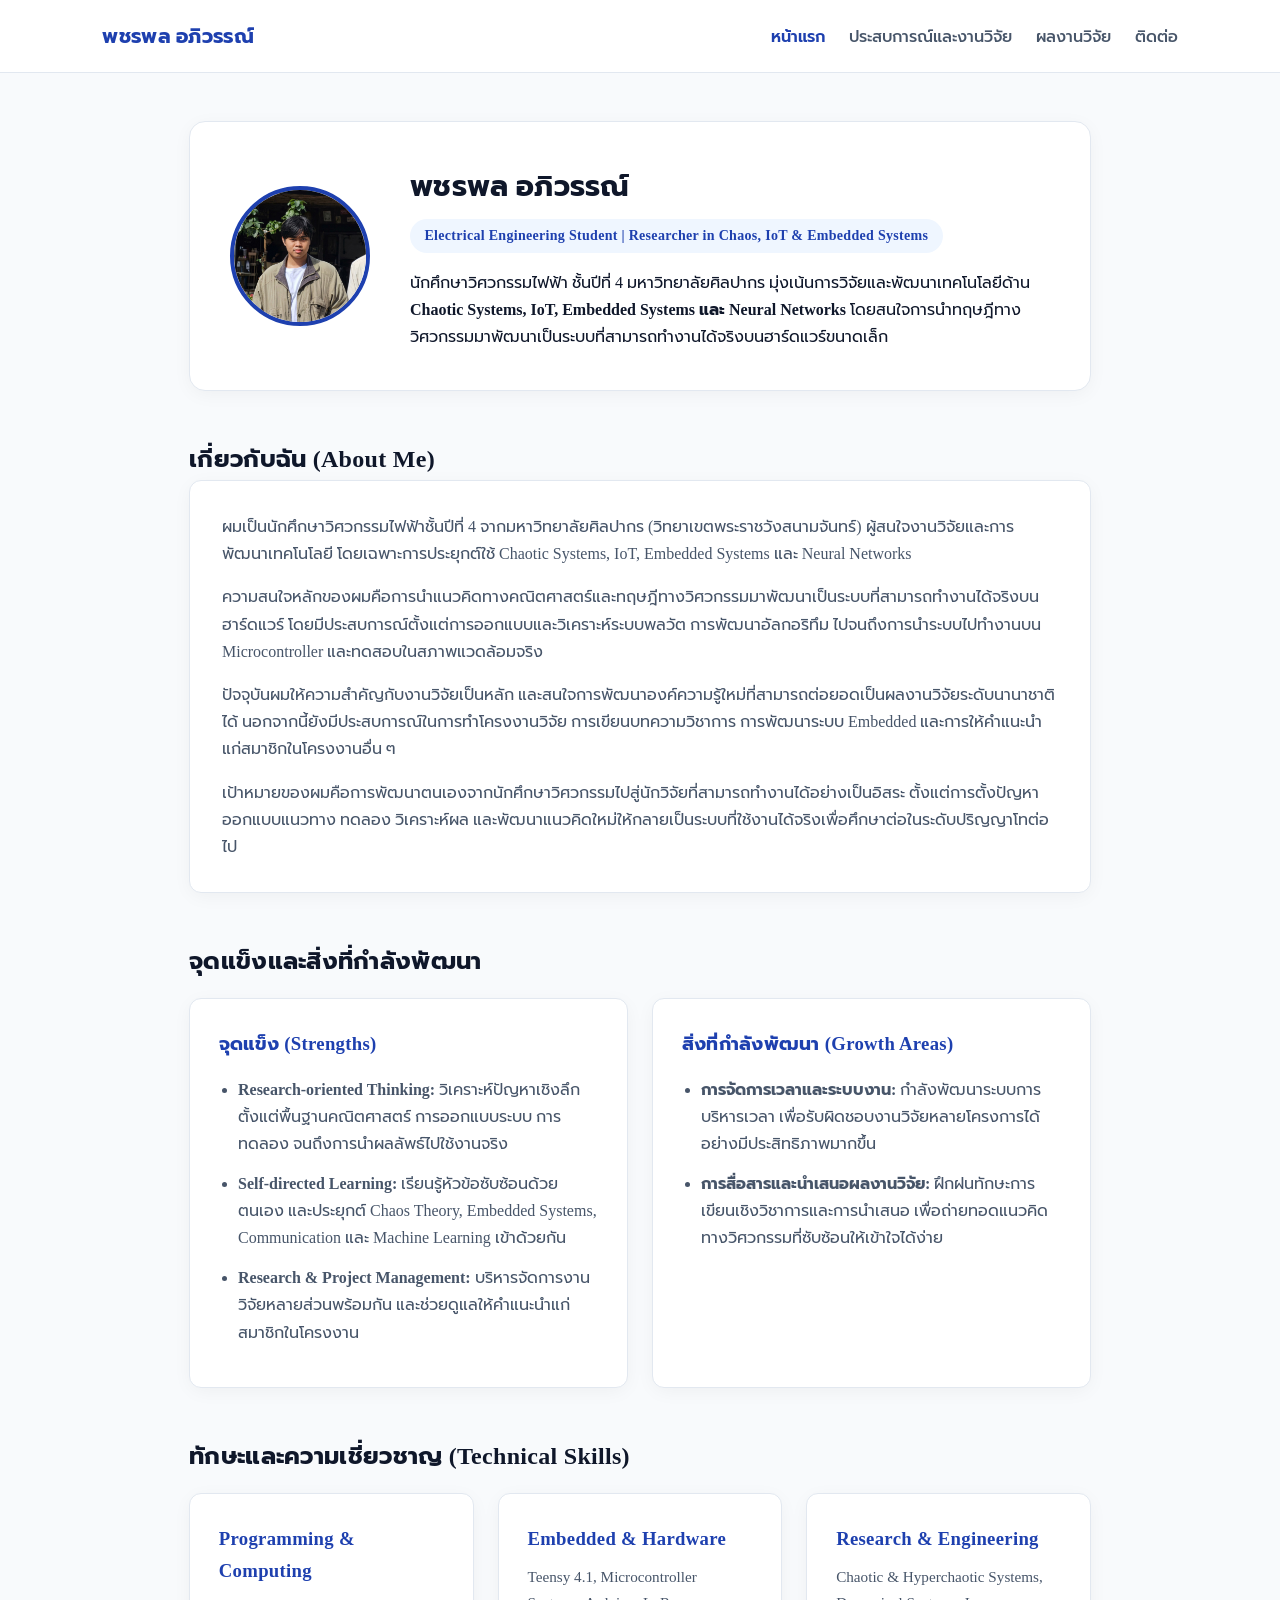
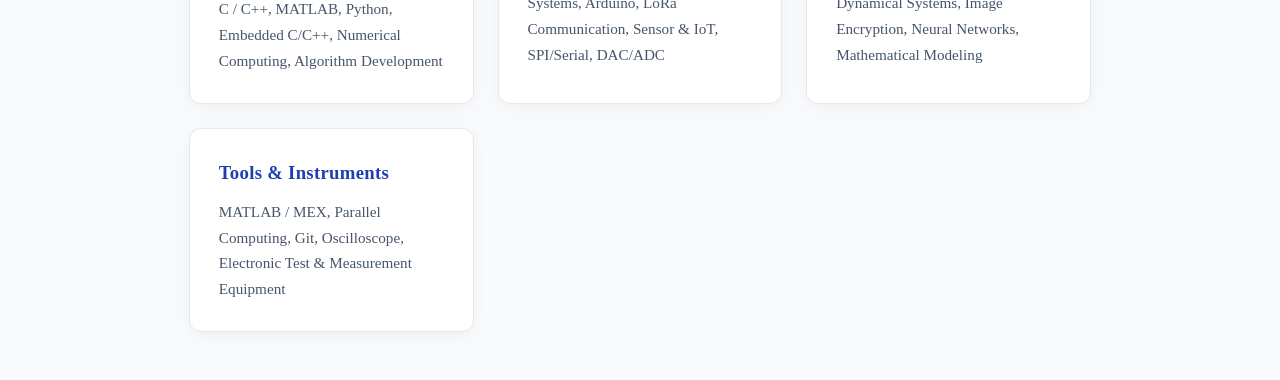
<file: index.html>
<!DOCTYPE html>
<html lang="th">
<head>
    <meta charset="UTF-8">
    <meta name="viewport" content="width=device-width, initial-scale=1.0">
    <title>หน้าแรก | พชรพล อภิวรรณ์</title>
    <link rel="stylesheet" href="style.css">
    <script src="script.js" defer></script>
</head>
<body>
    <header class="site-nav">
        <a href="index.html" class="logo">พชรพล อภิวรรณ์</a>
        <nav class="site-nav">
            <ul>
                <li><a href="index.html" class="active">หน้าแรก</a></li>
                <li><a href="experience.html">ประสบการณ์และงานวิจัย</a></li>
                <li><a href="projects.html">ผลงานวิจัย</a></li>
                <li><a href="contact.html">ติดต่อ</a></li>
            </ul>
        </nav>
    </header>

    <main>
        <!-- Hero Section -->
        <section class="hero">
            <img src="profile.jpg" alt="รูปโปรไฟล์ของพชรพล อภิวรรณ์" class="avatar">
            <div class="hero-text">
                <h1>พชรพล อภิวรรณ์</h1>
                <p class="tagline">Electrical Engineering Student | Researcher in Chaos, IoT & Embedded Systems</p>
                <p>
                    นักศึกษาวิศวกรรมไฟฟ้า ชั้นปีที่ 4 มหาวิทยาลัยศิลปากร มุ่งเน้นการวิจัยและพัฒนาเทคโนโลยีด้าน 
                    <strong>Chaotic Systems, IoT, Embedded Systems และ Neural Networks</strong> 
                    โดยสนใจการนำทฤษฎีทางวิศวกรรมมาพัฒนาเป็นระบบที่สามารถทำงานได้จริงบนฮาร์ดแวร์ขนาดเล็ก
                </p>
            </div>
        </section>

        <!-- About Me / Research Profile Section -->
        <section class="about-research">
            <h2>เกี่ยวกับฉัน (About Me)</h2>
            <div class="bio-card">
                <p>ผมเป็นนักศึกษาวิศวกรรมไฟฟ้าชั้นปีที่ 4 จากมหาวิทยาลัยศิลปากร (วิทยาเขตพระราชวังสนามจันทร์) ผู้สนใจงานวิจัยและการพัฒนาเทคโนโลยี โดยเฉพาะการประยุกต์ใช้ Chaotic Systems, IoT, Embedded Systems และ Neural Networks</p>
                <p>ความสนใจหลักของผมคือการนำแนวคิดทางคณิตศาสตร์และทฤษฎีทางวิศวกรรมมาพัฒนาเป็นระบบที่สามารถทำงานได้จริงบนฮาร์ดแวร์ โดยมีประสบการณ์ตั้งแต่การออกแบบและวิเคราะห์ระบบพลวัต การพัฒนาอัลกอริทึม ไปจนถึงการนำระบบไปทำงานบน Microcontroller และทดสอบในสภาพแวดล้อมจริง</p>
                <p>ปัจจุบันผมให้ความสำคัญกับงานวิจัยเป็นหลัก และสนใจการพัฒนาองค์ความรู้ใหม่ที่สามารถต่อยอดเป็นผลงานวิจัยระดับนานาชาติได้ นอกจากนี้ยังมีประสบการณ์ในการทำโครงงานวิจัย การเขียนบทความวิชาการ การพัฒนาระบบ Embedded และการให้คำแนะนำแก่สมาชิกในโครงงานอื่น ๆ</p>
                <p>เป้าหมายของผมคือการพัฒนาตนเองจากนักศึกษาวิศวกรรมไปสู่นักวิจัยที่สามารถทำงานได้อย่างเป็นอิสระ ตั้งแต่การตั้งปัญหา ออกแบบแนวทาง ทดลอง วิเคราะห์ผล และพัฒนาแนวคิดใหม่ให้กลายเป็นระบบที่ใช้งานได้จริงเพื่อศึกษาต่อในระดับปริญญาโทต่อไป</p>
            </div>
        </section>

        <!-- Strengths & Areas of Growth -->
        <section class="about">
            <h2>จุดแข็งและสิ่งที่กำลังพัฒนา</h2>
            <div class="two-col">
                <div class="col">
                    <h3>จุดแข็ง (Strengths)</h3>
                    <ul>
                        <li><strong>Research-oriented Thinking:</strong> วิเคราะห์ปัญหาเชิงลึกตั้งแต่พื้นฐานคณิตศาสตร์ การออกแบบระบบ การทดลอง จนถึงการนำผลลัพธ์ไปใช้งานจริง</li>
                        <li><strong>Self-directed Learning:</strong> เรียนรู้หัวข้อซับซ้อนด้วยตนเอง และประยุกต์ Chaos Theory, Embedded Systems, Communication และ Machine Learning เข้าด้วยกัน</li>
                        <li><strong>Research & Project Management:</strong> บริหารจัดการงานวิจัยหลายส่วนพร้อมกัน และช่วยดูแลให้คำแนะนำแก่สมาชิกในโครงงาน</li>
                    </ul>
                </div>
                <div class="col">
                    <h3>สิ่งที่กำลังพัฒนา (Growth Areas)</h3>
                    <ul>
                        <li><strong>การจัดการเวลาและระบบงาน:</strong> กำลังพัฒนาระบบการบริหารเวลา เพื่อรับผิดชอบงานวิจัยหลายโครงการได้อย่างมีประสิทธิภาพมากขึ้น</li>
                        <li><strong>การสื่อสารและนำเสนอผลงานวิจัย:</strong> ฝึกฝนทักษะการเขียนเชิงวิชาการและการนำเสนอ เพื่อถ่ายทอดแนวคิดทางวิศวกรรมที่ซับซ้อนให้เข้าใจได้ง่าย</li>
                    </ul>
                </div>
            </div>
        </section>

        <!-- Skills Overview -->
        <section class="skills">
            <h2>ทักษะและความเชี่ยวชาญ (Technical Skills)</h2>
            <div class="skill-grid">
                <div class="skill-card">
                    <h3>Programming & Computing</h3>
                    <p>C / C++, MATLAB, Python, Embedded C/C++, Numerical Computing, Algorithm Development</p>
                </div>
                <div class="skill-card">
                    <h3>Embedded & Hardware</h3>
                    <p>Teensy 4.1, Microcontroller Systems, Arduino, LoRa Communication, Sensor & IoT, SPI/Serial, DAC/ADC</p>
                </div>
                <div class="skill-card">
                    <h3>Research & Engineering</h3>
                    <p>Chaotic & Hyperchaotic Systems, Dynamical Systems, Image Encryption, Neural Networks, Mathematical Modeling</p>
                </div>
                <div class="skill-card">
                    <h3>Tools & Instruments</h3>
                    <p>MATLAB / MEX, Parallel Computing, Git, Oscilloscope, Electronic Test & Measurement Equipment</p>
                </div>
            </div>
        </section>
    </main>
</body>
</html>
</file>
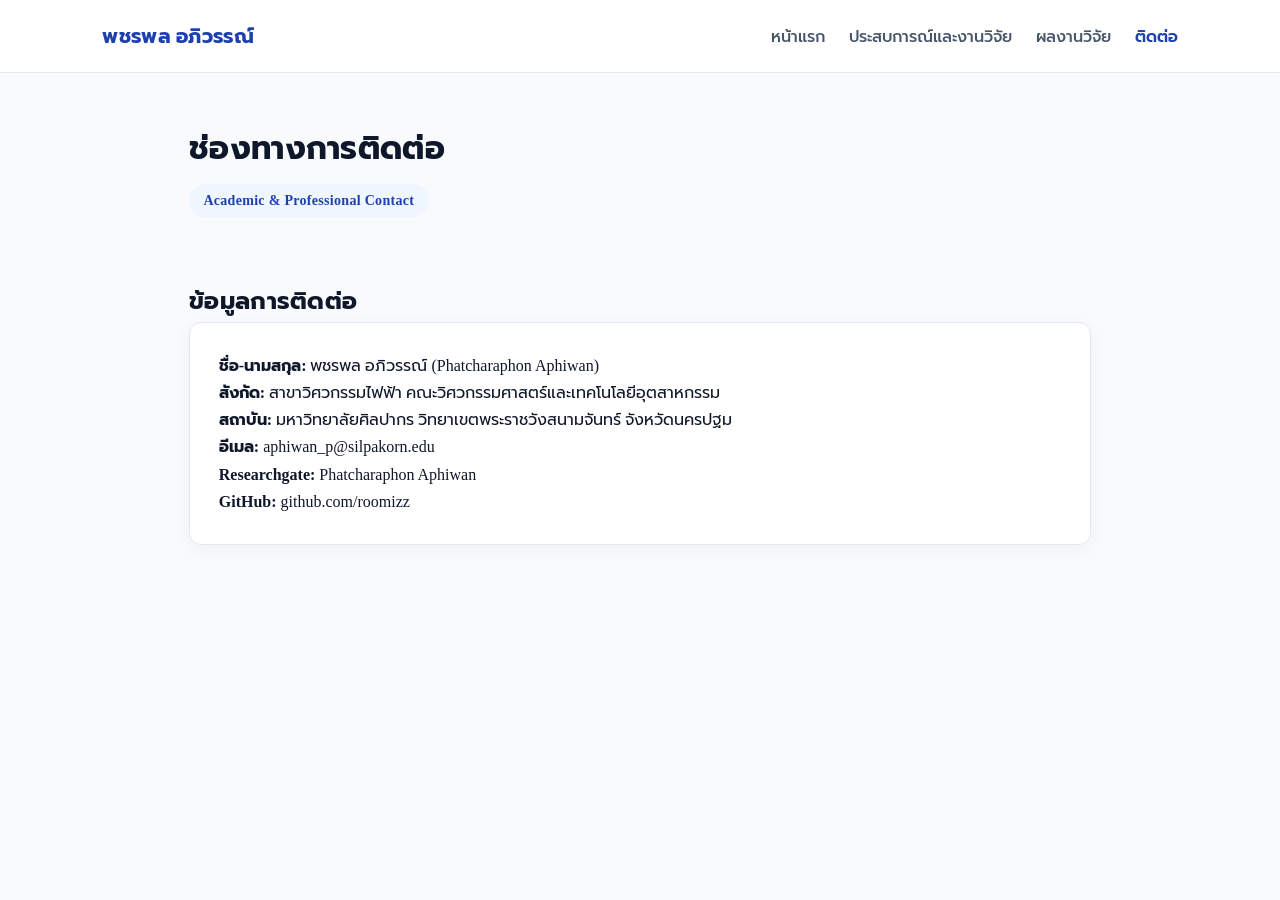
<file: contact.html>
<!DOCTYPE html>
<html lang="th">
<head>
    <meta charset="UTF-8">
    <meta name="viewport" content="width=device-width, initial-scale=1.0">
    <title>ติดต่อ | พชรพล อภิวรรณ์</title>
    <link rel="stylesheet" href="style.css">
    <script src="script.js" defer></script>
</head>
<body>
    <header class="site-nav">
        <a href="index.html" class="logo">พชรพล อภิวรรณ์</a>
        <nav class="site-nav">
            <ul>
                <li><a href="index.html">หน้าแรก</a></li>
                <li><a href="experience.html">ประสบการณ์และงานวิจัย</a></li>
                <li><a href="projects.html">ผลงานวิจัย</a></li>
                <li><a href="contact.html" class="active">ติดต่อ</a></li>
            </ul>
        </nav>
    </header>

    <main>
        <section class="page-head">
            <h1>ช่องทางการติดต่อ</h1>
            <p class="tagline">Academic & Professional Contact</p>
        </section>

        <section class="contact-info">
            <h2>ข้อมูลการติดต่อ</h2>
            <div class="contact-card">
                <p><strong>ชื่อ-นามสกุล:</strong> พชรพล อภิวรรณ์ (Phatcharaphon Aphiwan)</p>
                <p><strong>สังกัด:</strong> สาขาวิศวกรรมไฟฟ้า คณะวิศวกรรมศาสตร์และเทคโนโลยีอุตสาหกรรม</p>
                <p><strong>สถาบัน:</strong> มหาวิทยาลัยศิลปากร วิทยาเขตพระราชวังสนามจันทร์ จังหวัดนครปฐม</p>
                <p><strong>อีเมล:</strong> aphiwan_p@silpakorn.edu</p>
                <p><strong>Researchgate:</strong> Phatcharaphon Aphiwan</p>
                <p><strong>GitHub:</strong> github.com/roomizz</p>
            </div>
        </section>
    </main>
</body>
</html>
</file>
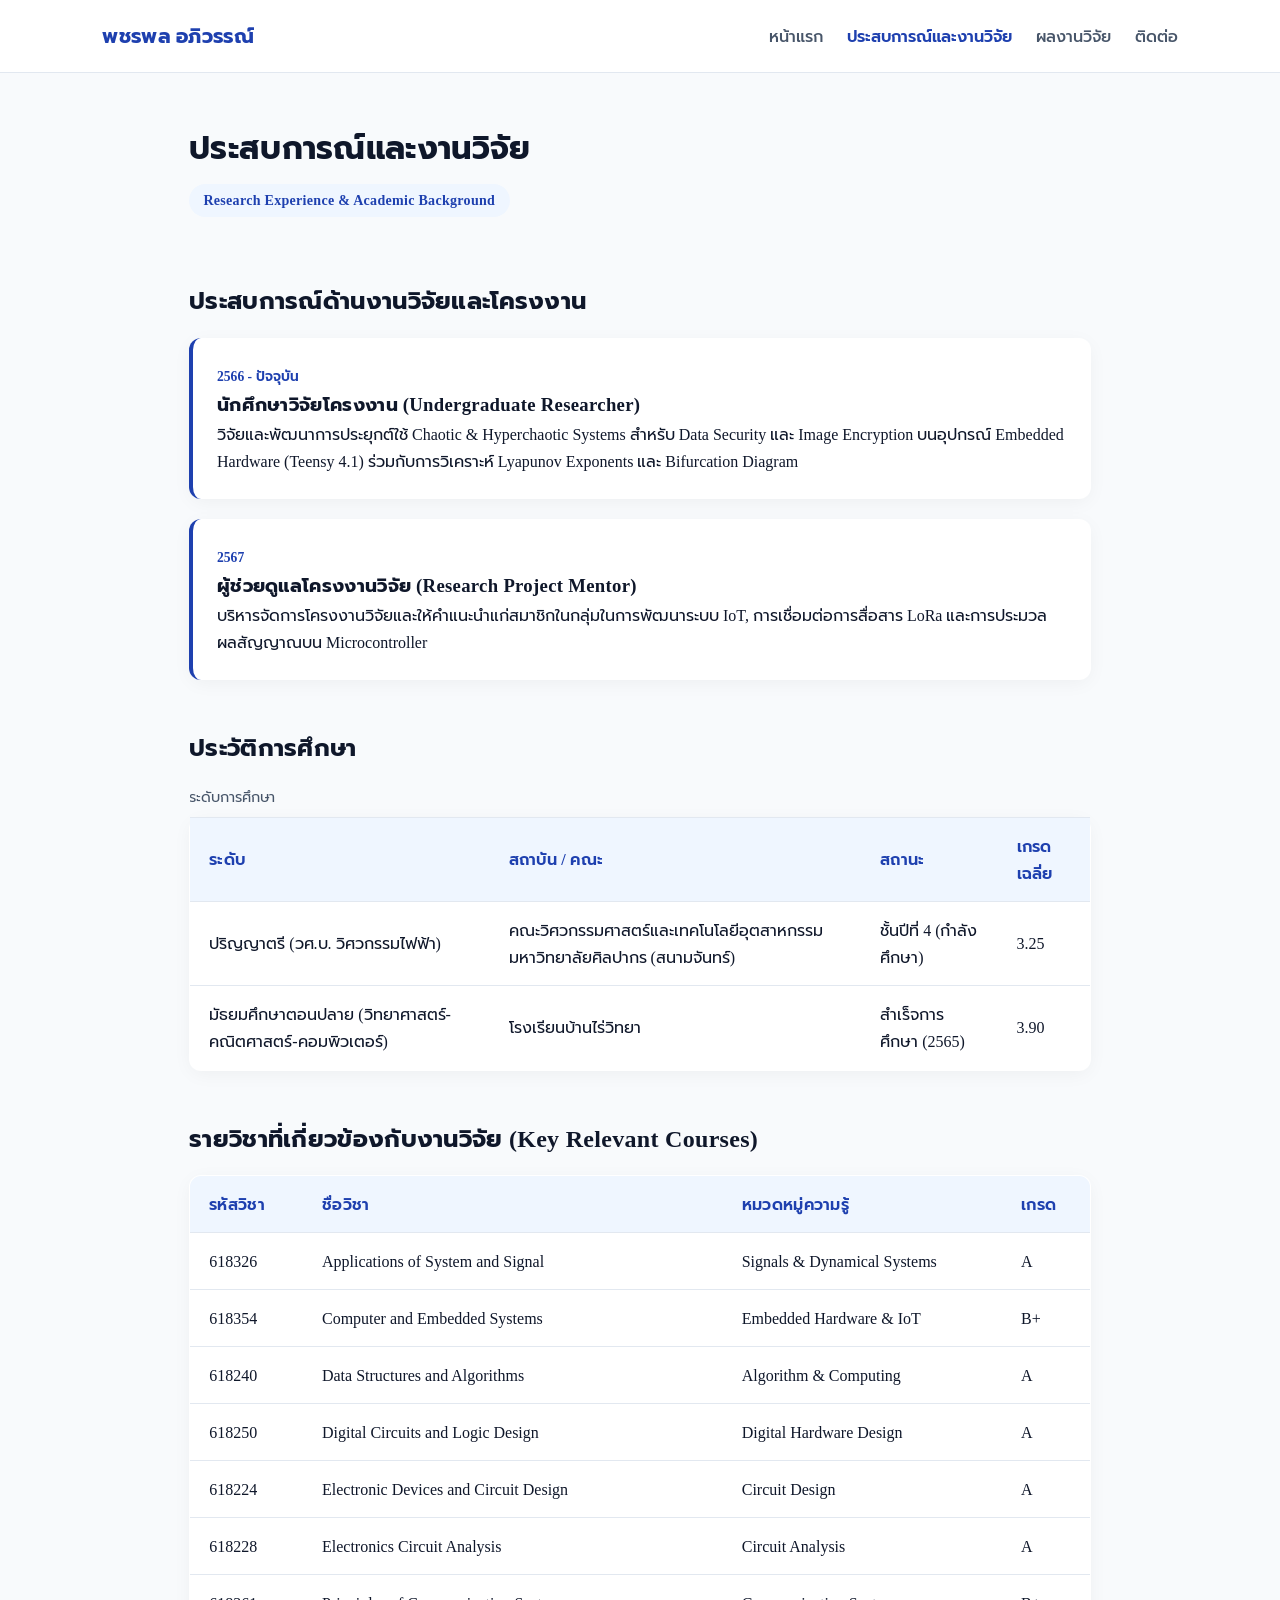
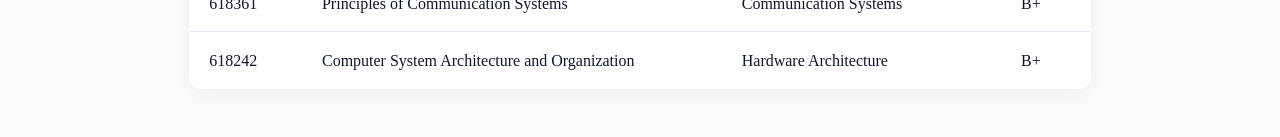
<file: experience.html>
<!DOCTYPE html>
<html lang="th">
<head>
    <meta charset="UTF-8">
    <meta name="viewport" content="width=device-width, initial-scale=1.0">
    <title>ประสบการณ์และงานวิจัย | พชรพล อภิวรรณ์</title>
    <link rel="stylesheet" href="style.css">
    <script src="script.js" defer></script>
</head>
<body>
    <header class="site-nav">
        <a href="index.html" class="logo">พชรพล อภิวรรณ์</a>
        <nav class="site-nav">
            <ul>
                <li><a href="index.html">หน้าแรก</a></li>
                <li><a href="experience.html" class="active">ประสบการณ์และงานวิจัย</a></li>
                <li><a href="projects.html">ผลงานวิจัย</a></li>
                <li><a href="contact.html">ติดต่อ</a></li>
            </ul>
        </nav>
    </header>

    <main>
        <section class="page-head">
            <h1>ประสบการณ์และงานวิจัย</h1>
            <p class="tagline">Research Experience & Academic Background</p>
        </section>

        <!-- Research Experience Timeline -->
        <section>
            <h2>ประสบการณ์ด้านงานวิจัยและโครงงาน</h2>
            <div class="timeline">
                <article class="timeline-item">
                    <span class="period">2566 - ปัจจุบัน</span>
                    <h3>นักศึกษาวิจัยโครงงาน (Undergraduate Researcher)</h3>
                    <p>วิจัยและพัฒนาการประยุกต์ใช้ Chaotic & Hyperchaotic Systems สำหรับ Data Security และ Image Encryption บนอุปกรณ์ Embedded Hardware (Teensy 4.1) ร่วมกับการวิเคราะห์ Lyapunov Exponents และ Bifurcation Diagram</p>
                </article>
                <article class="timeline-item">
                    <span class="period">2567</span>
                    <h3>ผู้ช่วยดูแลโครงงานวิจัย (Research Project Mentor)</h3>
                    <p>บริหารจัดการโครงงานวิจัยและให้คำแนะนำแก่สมาชิกในกลุ่มในการพัฒนาระบบ IoT, การเชื่อมต่อการสื่อสาร LoRa และการประมวลผลสัญญาณบน Microcontroller</p>
                </article>
            </div>
        </section>

        <!-- Academic Background -->
        <section>
            <h2>ประวัติการศึกษา</h2>
            <table class="grade-table">
                <caption>ระดับการศึกษา</caption>
                <thead>
                    <tr>
                        <th>ระดับ</th>
                        <th>สถาบัน / คณะ</th>
                        <th>สถานะ</th>
                        <th>เกรดเฉลี่ย</th>
                    </tr>
                </thead>
                <tbody>
                    <tr>
                        <td>ปริญญาตรี (วศ.บ. วิศวกรรมไฟฟ้า)</td>
                        <td>คณะวิศวกรรมศาสตร์และเทคโนโลยีอุตสาหกรรม มหาวิทยาลัยศิลปากร (สนามจันทร์)</td>
                        <td>ชั้นปีที่ 4 (กำลังศึกษา)</td>
                        <td>3.25</td>
                    </tr>
                    <tr>
                        <td>มัธยมศึกษาตอนปลาย (วิทยาศาสตร์-คณิตศาสตร์-คอมพิวเตอร์)</td>
                        <td>โรงเรียนบ้านไร่วิทยา</td>
                        <td>สำเร็จการศึกษา (2565)</td>
                        <td>3.90</td>
                    </tr>
                </tbody>
            </table>
        </section>

        <!-- Key Relevant Courses from Transcripts -->
        <section>
            <h2>รายวิชาที่เกี่ยวข้องกับงานวิจัย (Key Relevant Courses)</h2>
            <table class="grade-table">
                <thead>
                    <tr>
                        <th>รหัสวิชา</th>
                        <th>ชื่อวิชา</th>
                        <th>หมวดหมู่ความรู้</th>
                        <th>เกรด</th>
                    </tr>
                </thead>
                <tbody>
                    <tr>
                        <td>618326</td>
                        <td>Applications of System and Signal</td>
                        <td>Signals & Dynamical Systems</td>
                        <td>A</td>
                    </tr>
                    <tr>
                        <td>618354</td>
                        <td>Computer and Embedded Systems</td>
                        <td>Embedded Hardware & IoT</td>
                        <td>B+</td>
                    </tr>
                    <tr>
                        <td>618240</td>
                        <td>Data Structures and Algorithms</td>
                        <td>Algorithm & Computing</td>
                        <td>A</td>
                    </tr>
                    <tr>
                        <td>618250</td>
                        <td>Digital Circuits and Logic Design</td>
                        <td>Digital Hardware Design</td>
                        <td>A</td>
                    </tr>
                    <tr>
                        <td>618224</td>
                        <td>Electronic Devices and Circuit Design</td>
                        <td>Circuit Design</td>
                        <td>A</td>
                    </tr>
                    <tr>
                        <td>618228</td>
                        <td>Electronics Circuit Analysis</td>
                        <td>Circuit Analysis</td>
                        <td>A</td>
                    </tr>
                    <tr>
                        <td>618361</td>
                        <td>Principles of Communication Systems</td>
                        <td>Communication Systems</td>
                        <td>B+</td>
                    </tr>
                    <tr>
                        <td>618242</td>
                        <td>Computer System Architecture and Organization</td>
                        <td>Hardware Architecture</td>
                        <td>B+</td>
                    </tr>
                </tbody>
            </table>
        </section>
    </main>
</body>
</html>
</file>
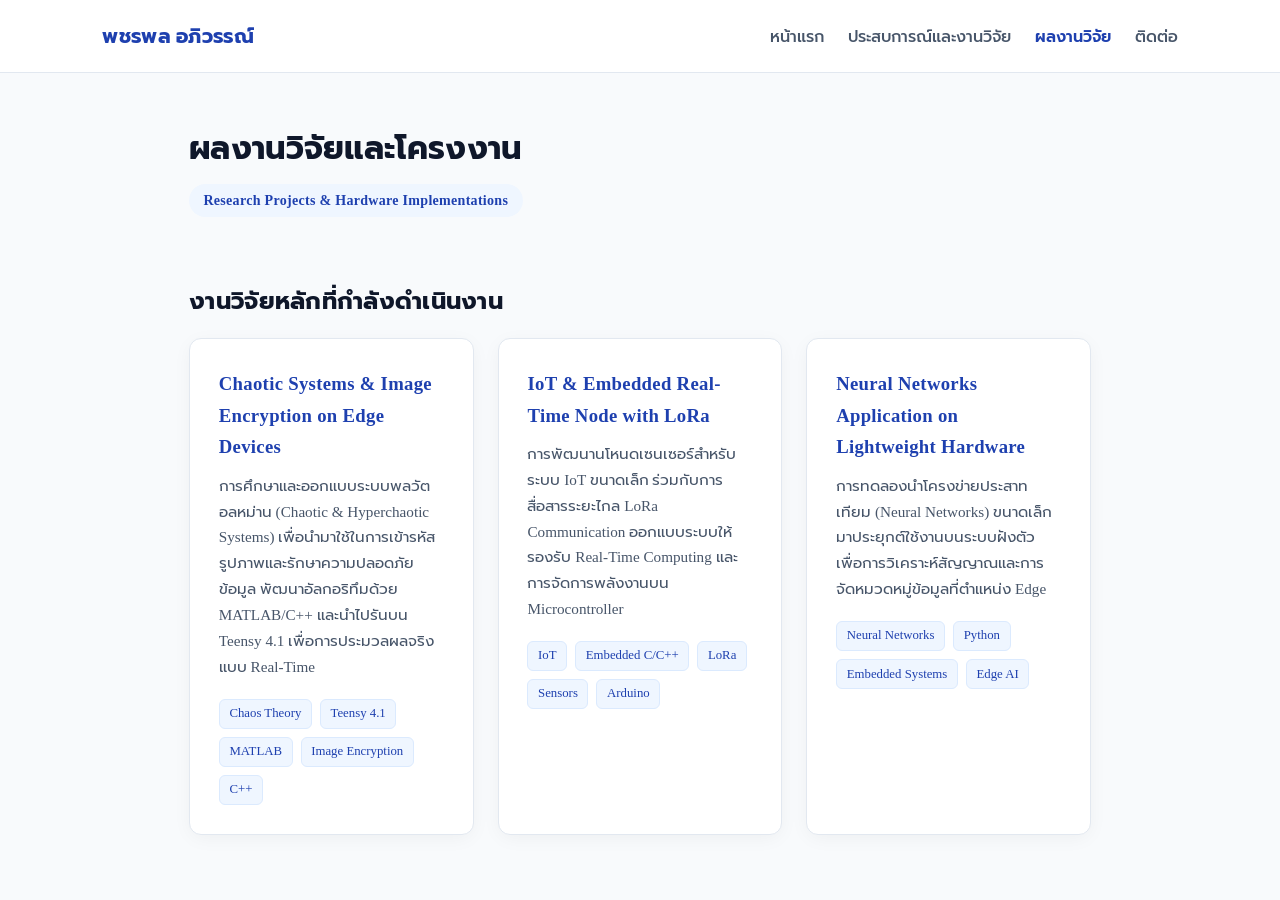
<file: projects.html>
<!DOCTYPE html>
<html lang="th">
<head>
    <meta charset="UTF-8">
    <meta name="viewport" content="width=device-width, initial-scale=1.0">
    <title>ผลงานวิจัย | พชรพล อภิวรรณ์</title>
    <link rel="stylesheet" href="style.css">
    <script src="script.js" defer></script>
</head>
<body>
    <header class="site-nav">
        <a href="index.html" class="logo">พชรพล อภิวรรณ์</a>
        <nav class="site-nav">
            <ul>
                <li><a href="index.html">หน้าแรก</a></li>
                <li><a href="experience.html">ประสบการณ์และงานวิจัย</a></li>
                <li><a href="projects.html" class="active">ผลงานวิจัย</a></li>
                <li><a href="contact.html">ติดต่อ</a></li>
            </ul>
        </nav>
    </header>

    <main>
        <section class="page-head">
            <h1>ผลงานวิจัยและโครงงาน</h1>
            <p class="tagline">Research Projects & Hardware Implementations</p>
        </section>

        <section>
            <h2>งานวิจัยหลักที่กำลังดำเนินงาน</h2>
            <div class="project-grid">
                <article class="project-card">
                    <h3>Chaotic Systems & Image Encryption on Edge Devices</h3>
                    <p>การศึกษาและออกแบบระบบพลวัตอลหม่าน (Chaotic & Hyperchaotic Systems) เพื่อนำมาใช้ในการเข้ารหัสรูปภาพและรักษาความปลอดภัยข้อมูล พัฒนาอัลกอริทึมด้วย MATLAB/C++ และนำไปรันบน Teensy 4.1 เพื่อการประมวลผลจริงแบบ Real-Time</p>
                    <div class="tags">
                        <span>Chaos Theory</span>
                        <span>Teensy 4.1</span>
                        <span>MATLAB</span>
                        <span>Image Encryption</span>
                        <span>C++</span>
                    </div>
                </article>

                <article class="project-card">
                    <h3>IoT & Embedded Real-Time Node with LoRa</h3>
                    <p>การพัฒนานโหนดเซนเซอร์สำหรับระบบ IoT ขนาดเล็ก ร่วมกับการสื่อสารระยะไกล LoRa Communication ออกแบบระบบให้รองรับ Real-Time Computing และการจัดการพลังงานบน Microcontroller</p>
                    <div class="tags">
                        <span>IoT</span>
                        <span>Embedded C/C++</span>
                        <span>LoRa</span>
                        <span>Sensors</span>
                        <span>Arduino</span>
                    </div>
                </article>

                <article class="project-card">
                    <h3>Neural Networks Application on Lightweight Hardware</h3>
                    <p>การทดลองนำโครงข่ายประสาทเทียม (Neural Networks) ขนาดเล็กมาประยุกต์ใช้งานบนระบบฝังตัว เพื่อการวิเคราะห์สัญญาณและการจัดหมวดหมู่ข้อมูลที่ตำแหน่ง Edge</p>
                    <div class="tags">
                        <span>Neural Networks</span>
                        <span>Python</span>
                        <span>Embedded Systems</span>
                        <span>Edge AI</span>
                    </div>
                </article>
            </div>
        </section>
    </main>
</body>
</html>
</file>
<file: style.css>
@import url('https://fonts.googleapis.com/css2?family=Prompt:wght@300;400;500;600;700&display=swap');

:root {
  --primary: #1e40af;
  --primary-hover: #1d4ed8;
  --bg: #f8fafc;
  --card-bg: #ffffff;
  --text: #0f172a;
  --text-muted: #475569;
  --border: #e2e8f0;
  --shadow: 0 4px 20px -2px rgba(0, 0, 0, 0.05);
}

* {
  box-sizing: border-box;
  margin: 0;
  padding: 0;
}

/* กำหนดฟอนต์หลักเป็น Times New Roman สำหรับภาษาอังกฤษ และ Prompt สำหรับภาษาไทย */
body {
  font-family: 'Times New Roman', Times, 'Prompt', serif;
  background-color: var(--bg);
  color: var(--text);
  line-height: 1.7;
}

h1, h2, h3, .logo, .tagline, th {
  font-family: 'Times New Roman', Times, 'Prompt', serif;
  letter-spacing: 0.3px;
}

/* Header & Navbar */
header.site-nav {
  background: rgba(255, 255, 255, 0.95);
  backdrop-filter: blur(8px);
  position: sticky;
  top: 0;
  z-index: 100;
  display: flex;
  justify-content: space-between;
  align-items: center;
  padding: 1.2rem 8%;
  border-bottom: 1px solid var(--border);
}

.logo {
  font-weight: 700;
  font-size: 1.25rem;
  color: var(--primary);
  text-decoration: none;
}

nav.site-nav ul {
  display: flex;
  gap: 1.5rem;
  list-style: none;
}

nav.site-nav a {
  text-decoration: none;
  color: var(--text-muted);
  font-weight: 500;
  transition: all 0.2s;
}

nav.site-nav a:hover,
nav.site-nav a.active {
  color: var(--primary);
  font-weight: 600;
}

/* Main Container */
main {
  max-width: 950px;
  margin: 0 auto;
  padding: 3rem 1.5rem;
  display: flex;
  flex-direction: column;
  gap: 3rem;
}

/* Page Head */
.page-head h1 {
  font-size: 2rem;
  margin-bottom: 0.5rem;
}

.tagline {
  display: inline-block;
  background: #eff6ff;
  color: var(--primary);
  font-weight: 600;
  font-size: 0.875rem;
  padding: 0.3rem 0.9rem;
  border-radius: 20px;
  margin-bottom: 1rem;
}

/* Hero Section */
.hero {
  display: flex;
  align-items: center;
  gap: 2.5rem;
  background: var(--card-bg);
  padding: 2.5rem;
  border-radius: 16px;
  box-shadow: var(--shadow);
  border: 1px solid var(--border);
}

.avatar {
  width: 140px;
  height: 140px;
  border-radius: 50%;
  object-fit: cover;
  border: 4px solid var(--primary);
  flex-shrink: 0;
}

.hero-text h1 {
  font-size: 1.8rem;
  margin-bottom: 0.5rem;
}

/* Bio / Research Card */
.bio-card {
  background: var(--card-bg);
  padding: 2rem;
  border-radius: 12px;
  border: 1px solid var(--border);
  box-shadow: var(--shadow);
  display: flex;
  flex-direction: column;
  gap: 1rem;
  color: var(--text-muted);
}

/* Two Columns Layout */
.two-col {
  display: grid;
  grid-template-columns: 1fr 1fr;
  gap: 1.5rem;
  margin-top: 1rem;
}

.col {
  background: var(--card-bg);
  padding: 1.8rem;
  border-radius: 12px;
  border: 1px solid var(--border);
  box-shadow: var(--shadow);
}

.col h3 {
  color: var(--primary);
  margin-bottom: 1rem;
}

.col ul {
  padding-left: 1.2rem;
  color: var(--text-muted);
}

.col li {
  margin-bottom: 0.8rem;
}

/* Grid Sections */
.skill-grid, .project-grid {
  display: grid;
  grid-template-columns: repeat(auto-fit, minmax(260px, 1fr));
  gap: 1.5rem;
  margin-top: 1rem;
}

.skill-card, .project-card, .contact-card {
  background: var(--card-bg);
  padding: 1.8rem;
  border-radius: 12px;
  border: 1px solid var(--border);
  box-shadow: var(--shadow);
  transition: transform 0.2s;
}

.skill-card:hover, .project-card:hover {
  transform: translateY(-4px);
}

.skill-card h3, .project-card h3 {
  margin-bottom: 0.6rem;
  color: var(--primary);
}

.skill-card p, .project-card p {
  color: var(--text-muted);
  font-size: 0.95rem;
}

/* Timeline */
.timeline {
  display: flex;
  flex-direction: column;
  gap: 1.2rem;
  margin-top: 1rem;
}

.timeline-item {
  background: var(--card-bg);
  padding: 1.5rem;
  border-radius: 12px;
  border-left: 4px solid var(--primary);
  box-shadow: var(--shadow);
}

.period {
  font-size: 0.85rem;
  color: var(--primary);
  font-weight: 600;
}

/* Table */
table {
  width: 100%;
  border-collapse: collapse;
  margin-top: 1rem;
  background: var(--card-bg);
  border-radius: 12px;
  overflow: hidden;
  box-shadow: var(--shadow);
  border: 1px solid var(--border);
}

caption {
  text-align: left;
  font-size: 0.9rem;
  color: var(--text-muted);
  margin-bottom: 0.5rem;
}

th, td {
  padding: 0.9rem 1.2rem;
  text-align: left;
  border-bottom: 1px solid var(--border);
}

th {
  background-color: #eff6ff;
  color: var(--primary);
  font-weight: 600;
}

/* Tags */
.tags {
  display: flex;
  flex-wrap: wrap;
  gap: 0.5rem;
  margin-top: 1.2rem;
}

.tags span {
  background: #eff6ff;
  color: var(--primary);
  font-size: 0.8rem;
  font-weight: 500;
  padding: 0.2rem 0.6rem;
  border-radius: 6px;
  border: 1px solid #dbeafe;
}

/* Scroll Top Button */
.scroll-top-btn {
  position: fixed;
  bottom: 30px;
  right: 30px;
  width: 45px;
  height: 45px;
  background-color: var(--primary);
  color: white;
  border: none;
  border-radius: 50%;
  font-size: 1.2rem;
  cursor: pointer;
  opacity: 0;
  visibility: hidden;
  transition: all 0.3s ease;
  box-shadow: 0 4px 14px rgba(30, 64, 175, 0.3);
  z-index: 1000;
}

.scroll-top-btn.show {
  opacity: 1;
  visibility: visible;
}

.scroll-top-btn:hover {
  background-color: var(--primary-hover);
  transform: translateY(-3px);
}

/* Responsive */
@media (max-width: 768px) {
  header.site-nav {
    flex-direction: column;
    gap: 1rem;
  }
  .hero {
    flex-direction: column;
    text-align: center;
  }
  .two-col {
    grid-template-columns: 1fr;
  }
}
</file>
